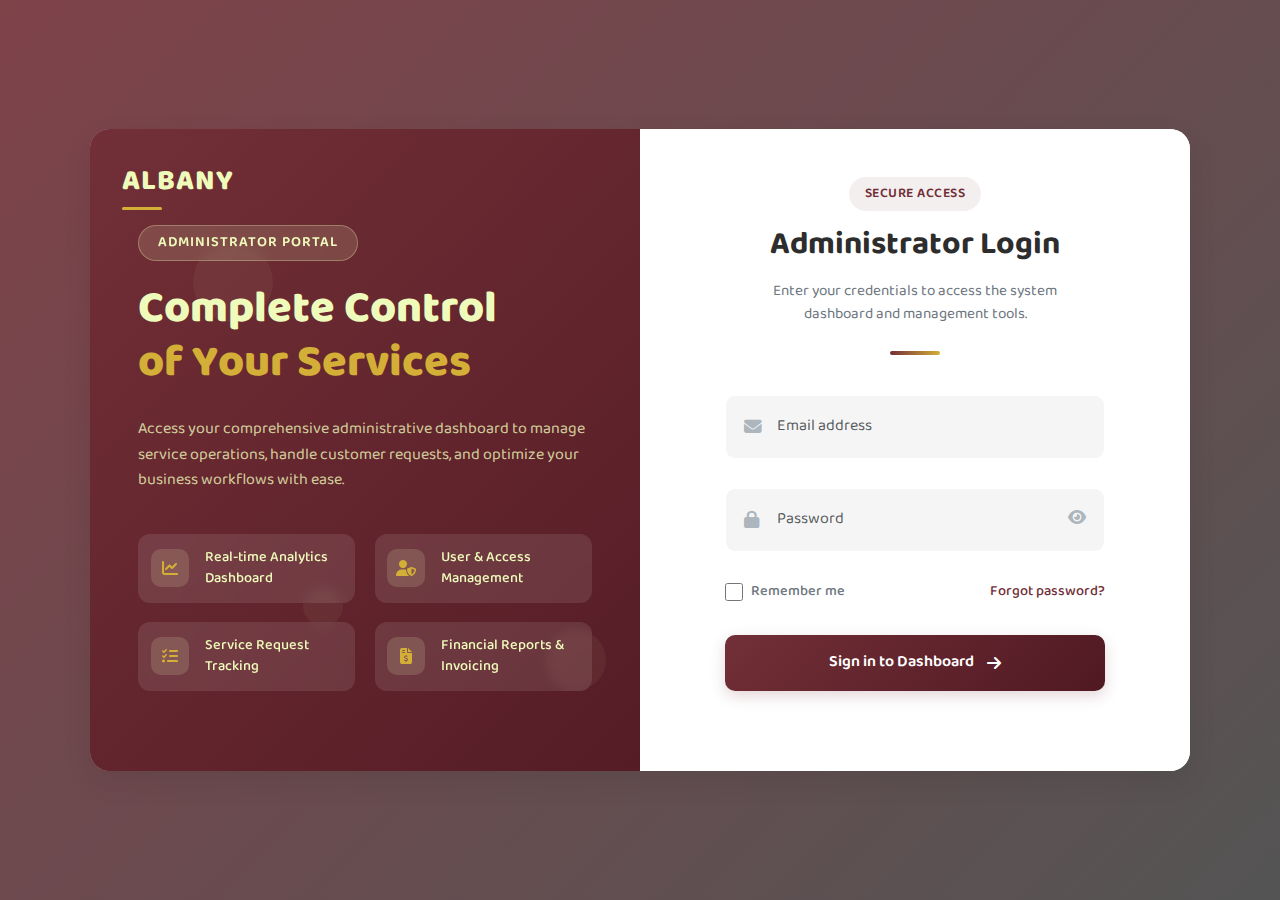
<file: MVC/src/main/resources/templates/admin/login.html>
<!DOCTYPE html>
<html lang="en" xmlns:th="http://www.thymeleaf.org">
<head>
    <meta charset="UTF-8" />
    <meta name="viewport" content="width=device-width, initial-scale=1.0" />
    <title>Admin Portal - Albany</title>
    <!-- Bootstrap CSS -->
    <link
            href="https://cdnjs.cloudflare.com/ajax/libs/bootstrap/5.3.0/css/bootstrap.min.css"
            rel="stylesheet"
    />
    <!-- Font Awesome -->
    <link
            href="https://cdnjs.cloudflare.com/ajax/libs/font-awesome/6.4.0/css/all.min.css"
            rel="stylesheet"
    />
    <!-- Google Fonts - Baloo Bhaijaan 2 -->
    <link
            href="https://fonts.googleapis.com/css2?family=Baloo+Bhaijaan+2:wght@400;500;600;700;800&display=swap"
            rel="stylesheet"
    />
    <style>
        :root {
            --primary-color: #EFFBBB; /* Dutch White */
            --secondary-color: #722F37; /* Wine */
            --text-dark: #2D2D2D;
            --text-light: #FFFFFF;
            --accent-gold: #D4AF37;
            --bg-light: #F8F9FA;
            --border-radius: 10px;
            --card-shadow: 0 10px 30px rgba(0, 0, 0, 0.08);
            --transition: all 0.3s ease;
        }

        * {
            margin: 0;
            padding: 0;
            box-sizing: border-box;
        }

        body {
            font-family: 'Baloo Bhaijaan 2', sans-serif;
            height: 100vh;
            background-color: #F0F0F0;
            color: var(--text-dark);
            overflow-x: hidden;
            background-image: url('https://images.unsplash.com/photo-1497366754035-f200968a6e72?ixlib=rb-4.0.3&ixid=M3wxMjA3fDB8MHxwaG90by1wYWdlfHx8fGVufDB8fHx8fA%3D%3D&auto=format&fit=crop&w=2069&q=80');
            background-size: cover;
            background-position: center;
            background-attachment: fixed;
        }

        body::before {
            content: '';
            position: absolute;
            top: 0;
            left: 0;
            width: 100%;
            height: 100%;
            background: linear-gradient(135deg, rgba(114, 47, 55, 0.9), rgba(45, 45, 45, 0.8));
            z-index: -1;
        }

        .admin-container {
            display: flex;
            justify-content: center;
            align-items: center;
            height: 100vh;
            padding: 2rem;
            position: relative;
            z-index: 1;
        }

        .login-card {
            display: grid;
            grid-template-columns: 1fr 1fr;
            width: 100%;
            max-width: 1100px;
            background: rgba(255, 255, 255, 0.95);
            border-radius: 20px;
            overflow: hidden;
            box-shadow: var(--card-shadow);
            position: relative;
        }

        /* Left Panel - Visual */
        .panel-visual {
            background-color: var(--secondary-color);
            position: relative;
            display: flex;
            flex-direction: column;
            padding: 3rem;
            overflow: hidden;
            background-image: url('https://images.unsplash.com/photo-1497215842964-222b430dc094?ixlib=rb-4.0.3&ixid=M3wxMjA3fDB8MHxwaG90by1wYWdlfHx8fGVufDB8fHx8fA%3D%3D&auto=format&fit=crop&w=1170&q=80');
            background-size: cover;
            background-position: center;
        }

        .panel-visual::before {
            content: '';
            position: absolute;
            top: 0;
            left: 0;
            width: 100%;
            height: 100%;
            background: linear-gradient(135deg, rgba(114, 47, 55, 0.9), rgba(80, 25, 34, 0.85));
            z-index: 0;
        }

        .brand-corner {
            position: absolute;
            top: 2rem;
            left: 2rem;
            z-index: 10;
            display: flex;
            align-items: center;
            gap: 1rem;
        }

        .brand-logo {
            font-size: 1.8rem;
            font-weight: 800;
            color: var(--primary-color);
            text-decoration: none;
            letter-spacing: 1px;
            position: relative;
        }

        .brand-logo::after {
            content: '';
            position: absolute;
            bottom: -5px;
            left: 0;
            width: 40px;
            height: 3px;
            background-color: var(--accent-gold);
            border-radius: 10px;
        }

        .visual-content {
            position: relative;
            z-index: 5;
            margin-top: auto;
            margin-bottom: 2rem;
        }

        .visual-badge {
            display: inline-block;
            padding: 0.4rem 1.2rem;
            background-color: rgba(239, 251, 187, 0.15);
            color: var(--primary-color);
            font-size: 0.9rem;
            font-weight: 600;
            border-radius: 50px;
            margin-bottom: 1.5rem;
            letter-spacing: 1px;
            border: 1px solid rgba(239, 251, 187, 0.3);
            backdrop-filter: blur(5px);
        }

        .visual-heading {
            font-size: 2.8rem;
            font-weight: 800;
            color: var(--primary-color);
            margin-bottom: 1.5rem;
            line-height: 1.2;
        }

        .visual-heading span {
            display: block;
            color: var(--accent-gold);
        }

        .visual-text {
            font-size: 1rem;
            color: rgba(239, 251, 187, 0.8);
            margin-bottom: 2.5rem;
            line-height: 1.6;
        }

        .key-features {
            display: grid;
            grid-template-columns: repeat(2, 1fr);
            gap: 1.2rem;
        }

        .feature-item {
            display: flex;
            align-items: center;
            gap: 1rem;
            padding: 0.8rem;
            background-color: rgba(255, 255, 255, 0.1);
            border-radius: 12px;
            backdrop-filter: blur(5px);
            transition: var(--transition);
        }

        .feature-item:hover {
            background-color: rgba(255, 255, 255, 0.15);
            transform: translateY(-3px);
        }

        .feature-icon {
            display: flex;
            align-items: center;
            justify-content: center;
            width: 38px;
            height: 38px;
            background-color: rgba(239, 251, 187, 0.15);
            border-radius: 10px;
            color: var(--accent-gold);
            flex-shrink: 0;
        }

        .feature-text {
            font-size: 0.9rem;
            font-weight: 500;
            color: var(--primary-color);
        }

        /* Right Panel - Login Form */
        .panel-login {
            display: flex;
            flex-direction: column;
            justify-content: center;
            align-items: center;
            padding: 3rem;
            background-color: var(--text-light);
        }

        .login-container {
            width: 100%;
            max-width: 380px;
        }

        .login-header {
            text-align: center;
            margin-bottom: 2.5rem;
        }

        .access-badge {
            display: inline-block;
            padding: 0.4rem 1rem;
            background-color: rgba(114, 47, 55, 0.08);
            color: var(--secondary-color);
            font-size: 0.85rem;
            font-weight: 600;
            border-radius: 20px;
            margin-bottom: 1rem;
            letter-spacing: 0.5px;
        }

        .login-title {
            font-size: 2rem;
            font-weight: 700;
            color: var(--text-dark);
            margin-bottom: 1rem;
        }

        .login-subtitle {
            font-size: 0.95rem;
            color: #6c757d;
            max-width: 90%;
            margin: 0 auto;
        }

        .form-divider {
            width: 50px;
            height: 4px;
            background: linear-gradient(to right, var(--secondary-color), var(--accent-gold));
            margin: 1.5rem auto;
            border-radius: 2px;
        }

        .form-group {
            position: relative;
            margin-bottom: 1.8rem;
        }

        .form-control {
            width: 100%;
            padding: 1.2rem 1.2rem 1.2rem 3.2rem;
            font-size: 1rem;
            color: var(--text-dark);
            background-color: #F5F5F5;
            border: 1px solid transparent;
            border-radius: var(--border-radius);
            transition: var(--transition);
        }

        .form-control:focus {
            background-color: var(--text-light);
            border-color: var(--accent-gold);
            box-shadow: 0 0 0 3px rgba(212, 175, 55, 0.1);
        }

        .input-icon {
            position: absolute;
            top: 50%;
            left: 1.2rem;
            transform: translateY(-50%);
            color: #adb5bd;
            font-size: 1.1rem;
            transition: var(--transition);
        }

        .form-control:focus + .input-icon {
            color: var(--secondary-color);
        }

        .password-toggle {
            position: absolute;
            top: 50%;
            right: 1.2rem;
            transform: translateY(-50%);
            color: #adb5bd;
            cursor: pointer;
            z-index: 10;
            transition: var(--transition);
        }

        .password-toggle:hover {
            color: var(--secondary-color);
        }

        .form-options {
            display: flex;
            justify-content: space-between;
            align-items: center;
            margin-bottom: 2rem;
        }

        .remember-me {
            display: flex;
            align-items: center;
        }

        .remember-checkbox {
            width: 1.1rem;
            height: 1.1rem;
            margin-right: 0.5rem;
            accent-color: var(--secondary-color);
        }

        .remember-label {
            font-size: 0.9rem;
            color: #6c757d;
            font-weight: 500;
        }

        .forgot-link {
            font-size: 0.9rem;
            color: var(--secondary-color);
            text-decoration: none;
            font-weight: 500;
            transition: var(--transition);
        }

        .forgot-link:hover {
            color: var(--accent-gold);
        }

        .btn-login {
            display: flex;
            align-items: center;
            justify-content: center;
            width: 100%;
            padding: 1rem;
            background: linear-gradient(135deg, var(--secondary-color), #501922);
            color: var(--text-light);
            font-size: 1rem;
            font-weight: 600;
            border: none;
            border-radius: var(--border-radius);
            cursor: pointer;
            transition: var(--transition);
            box-shadow: 0 5px 15px rgba(114, 47, 55, 0.2);
            position: relative;
            overflow: hidden;
            margin-bottom: 2rem;
        }

        .btn-login::before {
            content: '';
            position: absolute;
            top: 0;
            left: -100%;
            width: 100%;
            height: 100%;
            background: linear-gradient(90deg, transparent, rgba(255, 255, 255, 0.2), transparent);
            transition: all 0.6s ease;
        }

        .btn-login:hover {
            transform: translateY(-3px);
            box-shadow: 0 8px 25px rgba(114, 47, 55, 0.3);
        }

        .btn-login:hover::before {
            left: 100%;
        }

        .btn-login:active {
            transform: translateY(0);
        }

        .btn-text {
            position: relative;
            z-index: 1;
            display: flex;
            align-items: center;
            justify-content: center;
            gap: 0.8rem;
        }

        .login-footer {
            text-align: center;
        }

        .footer-text {
            font-size: 0.9rem;
            color: #6c757d;
        }

        .footer-link {
            color: var(--secondary-color);
            text-decoration: none;
            font-weight: 600;
            transition: var(--transition);
        }

        .footer-link:hover {
            color: var(--accent-gold);
        }

        .alert {
            padding: 1rem;
            border-radius: var(--border-radius);
            margin-bottom: 1.5rem;
            background-color: #f8d7da;
            color: #721c24;
            border-left: 4px solid #dc3545;
            display: none;
        }

        .alert-icon {
            margin-right: 0.5rem;
        }

        .floating-shapes {
            position: absolute;
            width: 100%;
            height: 100%;
            overflow: hidden;
            z-index: 0;
        }

        .shape {
            position: absolute;
            background-color: rgba(239, 251, 187, 0.05);
            border-radius: 50%;
        }

        .shape-1 {
            width: 80px;
            height: 80px;
            top: 10%;
            left: 10%;
            animation: float 8s infinite ease-in-out;
        }

        .shape-2 {
            width: 60px;
            height: 60px;
            bottom: 20%;
            right: 15%;
            animation: float 6s infinite ease-in-out reverse;
        }

        .shape-3 {
            width: 40px;
            height: 40px;
            bottom: 30%;
            left: 30%;
            animation: float 10s infinite ease-in-out;
        }

        @keyframes float {
            0%, 100% {
                transform: translateY(0) rotate(0deg);
            }
            50% {
                transform: translateY(-20px) rotate(10deg);
            }
        }

        /* Responsive styles */
        @media (max-width: 1199.98px) {
            .visual-heading {
                font-size: 2.5rem;
            }

            .key-features {
                grid-template-columns: 1fr;
            }
        }

        @media (max-width: 991.98px) {
            .login-card {
                grid-template-columns: 1fr;
                max-width: 500px;
            }

            .panel-visual {
                display: none;
            }
        }

        @media (max-width: 575.98px) {
            .admin-container {
                padding: 1rem;
            }

            .panel-login {
                padding: 2rem 1.5rem;
            }

            .login-title {
                font-size: 1.8rem;
            }

            .form-options {
                flex-direction: column;
                align-items: flex-start;
                gap: 1rem;
            }
        }
    </style>
</head>
<body>
<div class="admin-container">
    <div class="login-card">
        <!-- Left Panel - Visual -->
        <div class="panel-visual">
            <div class="brand-corner">
                <a href="#" class="brand-logo">ALBANY</a>
            </div>

            <div class="floating-shapes">
                <div class="shape shape-1"></div>
                <div class="shape shape-2"></div>
                <div class="shape shape-3"></div>
            </div>

            <div class="visual-content">
                <span class="visual-badge">ADMINISTRATOR PORTAL</span>
                <h1 class="visual-heading">
                    Complete Control
                    <span>of Your Services</span>
                </h1>
                <p class="visual-text">
                    Access your comprehensive administrative dashboard to manage service operations,
                    handle customer requests, and optimize your business workflows with ease.
                </p>

                <div class="key-features">
                    <div class="feature-item">
                        <div class="feature-icon">
                            <i class="fas fa-chart-line"></i>
                        </div>
                        <div class="feature-text">Real-time Analytics Dashboard</div>
                    </div>

                    <div class="feature-item">
                        <div class="feature-icon">
                            <i class="fas fa-user-shield"></i>
                        </div>
                        <div class="feature-text">User & Access Management</div>
                    </div>

                    <div class="feature-item">
                        <div class="feature-icon">
                            <i class="fas fa-tasks"></i>
                        </div>
                        <div class="feature-text">Service Request Tracking</div>
                    </div>

                    <div class="feature-item">
                        <div class="feature-icon">
                            <i class="fas fa-file-invoice-dollar"></i>
                        </div>
                        <div class="feature-text">Financial Reports & Invoicing</div>
                    </div>
                </div>
            </div>
        </div>

        <!-- Right Panel - Login Form -->
        <div class="panel-login">
            <div class="login-container">
                <div class="login-header">
                    <span class="access-badge">SECURE ACCESS</span>
                    <h2 class="login-title">Administrator Login</h2>
                    <p class="login-subtitle">
                        Enter your credentials to access the system dashboard and management tools.
                    </p>
                    <div class="form-divider"></div>
                </div>

                <div class="alert" id="loginAlert">
                    <i class="fas fa-exclamation-circle alert-icon"></i>
                    <span id="alertMessage">Invalid email or password. Please try again.</span>
                </div>

                <!-- Changed form tag to use regular action and GET method -->
                <!-- Update the form tag in your login.html -->
                <form action="/admin/login" method="post" id="loginForm">
                    <div class="form-group">
                        <input type="email" class="form-control" id="email" name="email" placeholder="Email address" required autocomplete="off" />
                        <i class="input-icon fas fa-envelope"></i>
                    </div>

                    <div class="form-group">
                        <input type="password" class="form-control" id="password" name="password" placeholder="Password" required />
                        <i class="input-icon fas fa-lock"></i>
                        <span class="password-toggle" id="togglePassword">
            <i class="fas fa-eye" id="eyeIcon"></i>
        </span>
                    </div>

                    <div class="form-options">
                        <div class="remember-me">
                            <input type="checkbox" class="remember-checkbox" id="rememberMe" name="rememberMe" />
                            <label for="rememberMe" class="remember-label">Remember me</label>
                        </div>

                        <a href="#" class="forgot-link">Forgot password?</a>
                    </div>

                    <button type="submit" class="btn-login">
        <span class="btn-text">
            <span>Sign in to Dashboard</span>
            <i class="fas fa-arrow-right"></i>
        </span>
                    </button>
                </form>
            </div>
        </div>
    </div>
</div>

<!-- Scripts -->
<script src="https://cdnjs.cloudflare.com/ajax/libs/jquery/3.6.0/jquery.min.js"></script>
<script>
    $(document).ready(function() {
        // Check for error parameter in URL
        const urlParams = new URLSearchParams(window.location.search);
        if (urlParams.has("error")) {
            const errorType = urlParams.get("error");

            // Check for specific error types or provide more helpful messages
            if (errorType === "invalid_grant" || errorType === "bad_credentials") {
                $("#alertMessage").text("Invalid password. Please check your password and try again.");
            } else if (errorType === "invalid_token" || errorType === "invalid_client") {
                $("#alertMessage").text("Email not found. Please check your email address.");
            } else if (errorType === "access_denied") {
                $("#alertMessage").text("Access denied. Your account may not have appropriate permissions.");
            } else if (errorType === "unauthorized") {
                $("#alertMessage").text("Your account is not authorized to access this system.");
            } else if (errorType === "session_expired") {
                $("#alertMessage").text("Your session has expired. Please log in again.");
            } else {
                $("#alertMessage").text("Authentication failed. Please verify your email and password.");
            }

            $("#loginAlert").show();
        }

        // Password toggle functionality
        $("#togglePassword").click(function() {
            const passwordField = $("#password");
            const eyeIcon = $("#eyeIcon");

            if (passwordField.attr("type") === "password") {
                passwordField.attr("type", "text");
                eyeIcon.removeClass("fa-eye").addClass("fa-eye-slash");
            } else {
                passwordField.attr("type", "password");
                eyeIcon.removeClass("fa-eye-slash").addClass("fa-eye");
            }
        });

        // Clear any previous tokens
        localStorage.removeItem("jwt-token");
        sessionStorage.removeItem("jwt-token");

        // Handle form submission via AJAX
        $("#loginForm").submit(function(e) {
            e.preventDefault(); // Prevent standard form submission

            const email = $("#email").val();
            const password = $("#password").val();
            const rememberMe = $("#rememberMe").is(":checked");

            // Basic form validation
            if (!isValidEmail(email)) {
                $("#alertMessage").text("Please enter a valid email address.");
                $("#loginAlert").show();
                return false;
            }

            // Password length check
            if (password.length < 6) {
                $("#alertMessage").text("Password must be at least 6 characters long.");
                $("#loginAlert").show();
                return false;
            }

            // Show loading button
            $(".btn-login").html('<span class="spinner-border spinner-border-sm mr-2" role="status" aria-hidden="true"></span> Signing in...');
            $(".btn-login").prop("disabled", true);

            // Send AJAX request
            $.ajax({
                url: "/admin/api/login",
                type: "POST",
                contentType: "application/json",
                data: JSON.stringify({
                    email: email,
                    password: password
                }),
                success: function(response) {
                    // Store token in local storage or session storage based on remember me
                    const storage = rememberMe ? localStorage : sessionStorage;

                    // Store token and user info in both storages for redundancy
                    storage.setItem("jwt-token", response.token);
                    storage.setItem("user-role", response.role);
                    storage.setItem("user-name", response.firstName + " " + response.lastName);
                    storage.setItem("user-email", response.email);

                    // Store user info in session storage always
                    sessionStorage.setItem("jwt-token", response.token);

                    // Add token to redirect URL
                    window.location.href = "/admin/dashboard?token=" + encodeURIComponent(response.token);
                },
                error: function(xhr) {
                    let errorMsg = "Authentication failed. Please check your credentials.";
                    if (xhr.responseJSON && xhr.responseJSON.message) {
                        errorMsg = xhr.responseJSON.message;
                    }
                    $("#alertMessage").text(errorMsg);
                    $("#loginAlert").show();

                    // Reset button state
                    $(".btn-login").html('<span class="btn-text"><span>Sign in to Dashboard</span><i class="fas fa-arrow-right"></i></span>');
                    $(".btn-login").prop("disabled", false);
                }
            });
        });

        // Email validation helper function
        function isValidEmail(email) {
            const emailRegex = /^[^\s@]+@[^\s@]+\.[^\s@]+$/;
            return emailRegex.test(email);
        }
    });
</script>
</body>
</html>
</file>
